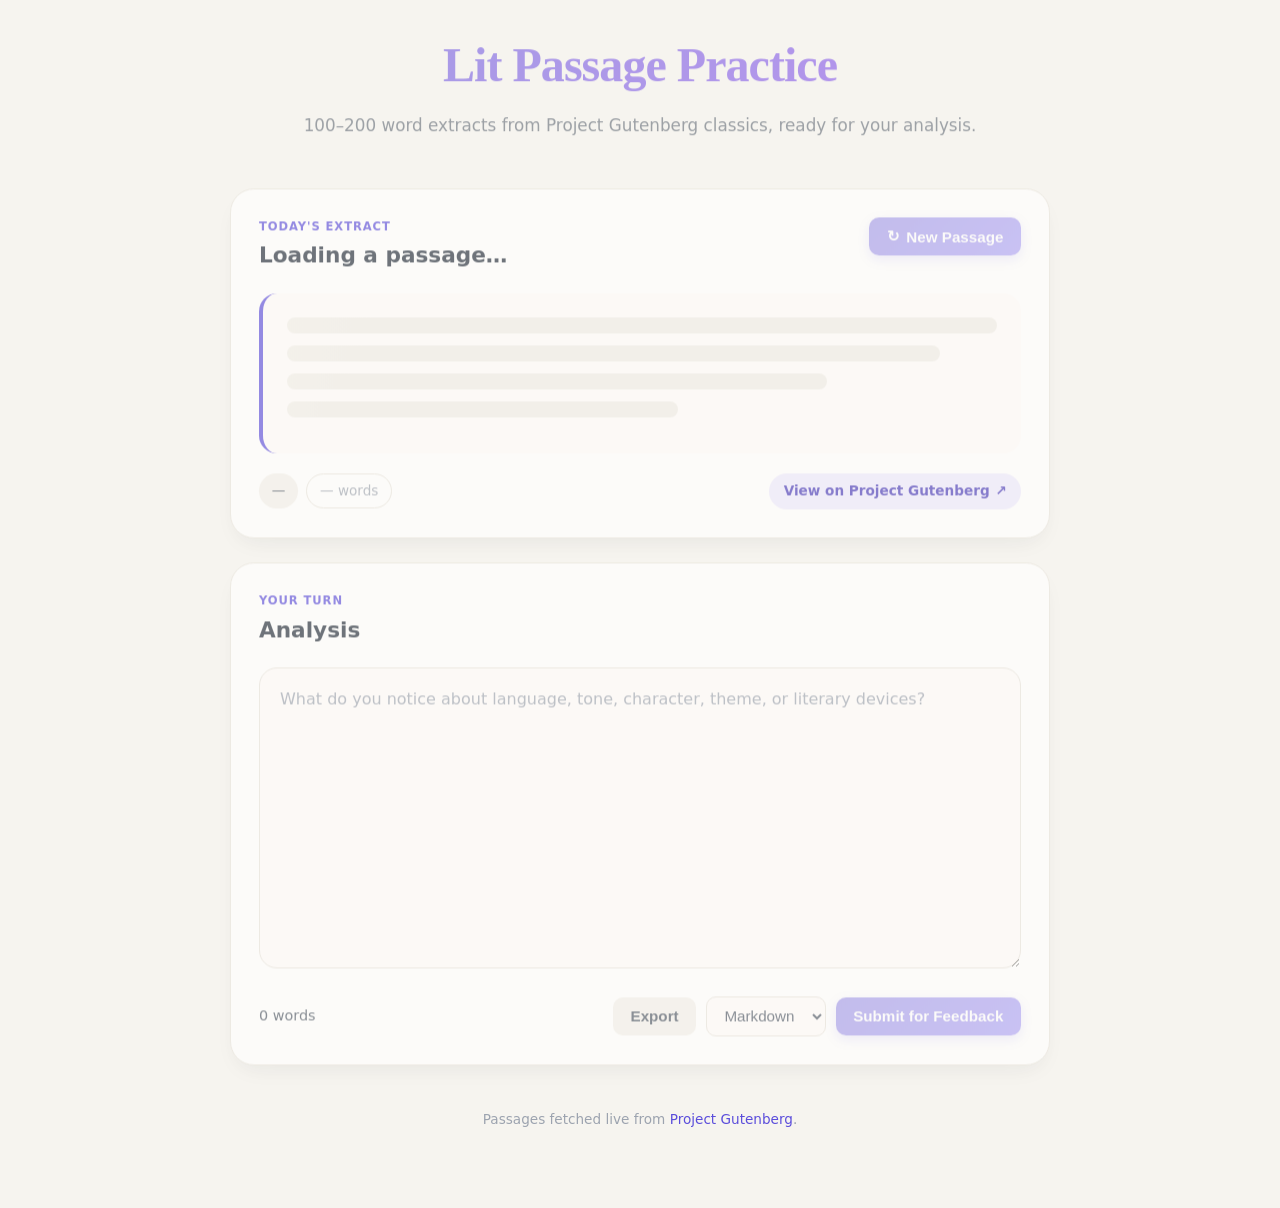
<file: index.html>
<!DOCTYPE html>
<html lang="en">
<head>
    <meta charset="UTF-8">
    <meta http-equiv="refresh" content="0; url=passages.html">
    <title>Lit Passage Practice</title>
</head>
<body>
    <p>Redirecting to <a href="passages.html">Lit Passage Practice</a>...</p>
</body>
</html>
</file>
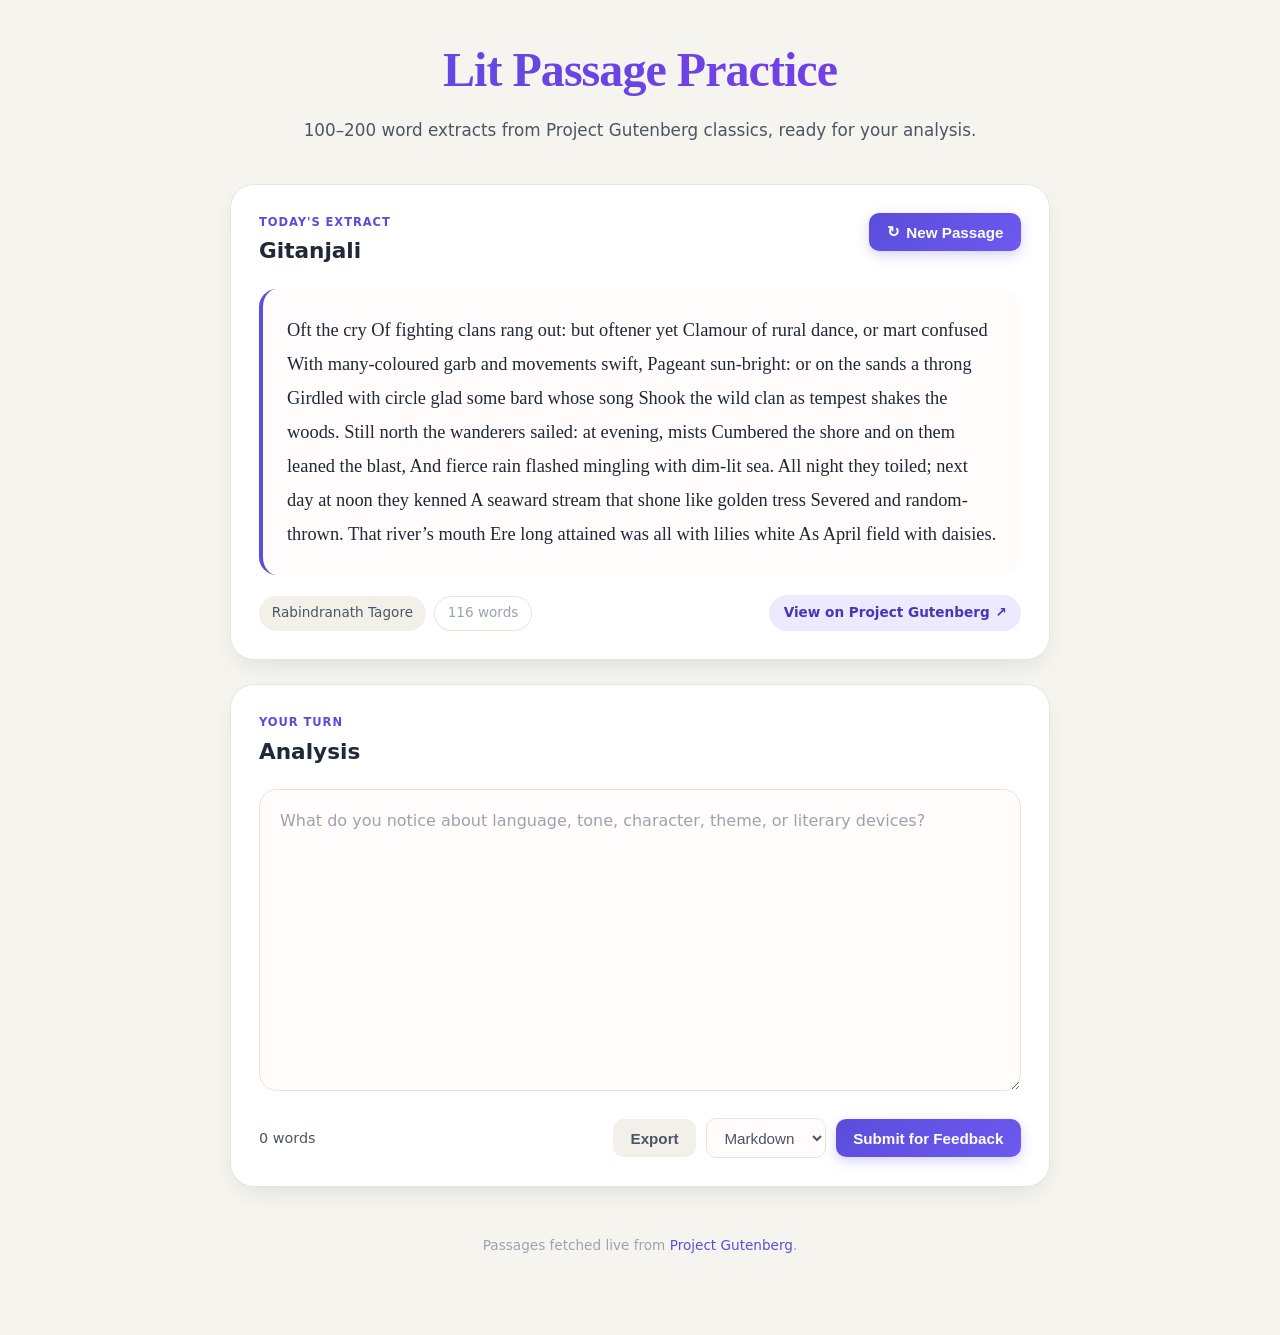
<file: passages.html>
<!DOCTYPE html>
<html lang="en">
<head>
    <meta charset="UTF-8">
    <meta name="viewport" content="width=device-width, initial-scale=1.0">
    <title>Lit Passage Practice</title>
    <link rel="stylesheet" href="static/style.css">
    <!-- Fallback passages. Keep in sync with static/passages.json. -->
    <script id="fallback-passages" type="application/json">
[
  {
    "title": "Pride and Prejudice",
    "author": "Jane Austen",
    "passage": "It is a truth universally acknowledged, that a single man in possession of a good fortune, must be in want of a wife. However little known the feelings or views of such a man may be on his first entering a neighbourhood, this truth is so well fixed in the minds of the surrounding families, that he is considered as the rightful property of some one or other of their daughters. \"My dear Mr. Bennet,\" said his lady to him one day, \"have you heard that Netherfield Park is let at last?\" Mr. Bennet replied that he had not. \"But it is,\" returned she; \"for Mrs. Long has just been here, and she told me all about it.\" Mr. Bennet made no answer. \"Do not you want to know who has taken it?\" cried his wife impatiently. \"You want to tell me, and I have no objection to hearing it.\" This was invitation enough."
  },
  {
    "title": "Moby-Dick",
    "author": "Herman Melville",
    "passage": "Call me Ishmael. Some years ago—never mind how long precisely—having little or no money in my purse, and nothing particular to interest me on shore, I thought I would sail about a little and see the watery part of the world. It is a way I have of driving off the spleen and regulating the circulation. Whenever I find myself growing grim about the mouth; whenever it is a damp, drizzly November in my soul; whenever I find myself involuntarily pausing before coffin warehouses, and bringing up the rear of every funeral I meet; and especially whenever my hypos get such an upper hand of me, that it requires a strong moral principle to prevent me from deliberately stepping into the street, and methodically knocking people's hats off—then, I account it high time to get to sea as soon as I can."
  }
]
    </script>
</head>
<body>
    <div class="page">
        <header class="site-header">
            <h1 class="brand">Lit Passage Practice</h1>
            <p class="tagline">100–200 word extracts from Project Gutenberg classics, ready for your analysis.</p>
        </header>

        <main class="stack">
            <section class="panel" id="passage-panel" aria-live="polite">
                <div class="panel-head">
                    <div class="panel-title-group">
                        <span class="eyebrow">Today's extract</span>
                        <h2 id="passage-title">Loading a passage…</h2>
                    </div>
                    <button id="new-passage-btn" class="btn btn-primary">
                        <span class="btn-icon" aria-hidden="true">↻</span>
                        New Passage
                    </button>
                </div>

                <blockquote class="passage" id="passage-box">
                    <div class="shimmer" id="passage-shimmer"><span></span><span></span><span></span><span></span></div>
                </blockquote>

                <div class="panel-foot">
                    <div class="chips">
                        <span class="chip" id="passage-author">—</span>
                        <span class="chip chip-muted" id="passage-word-count">— words</span>
                    </div>
                    <a id="source-link" class="link-chip" href="#" target="_blank" rel="noopener noreferrer">
                        View on Project Gutenberg
                        <span aria-hidden="true">↗</span>
                    </a>
                </div>
            </section>

            <section class="panel" id="analysis-panel">
                <div class="panel-head">
                    <div class="panel-title-group">
                        <span class="eyebrow">Your turn</span>
                        <h2>Analysis</h2>
                    </div>
                </div>

                <p id="submit-warning" class="feedback-warning hidden" role="alert">
                    Write a short analysis before submitting.
                </p>

                <label for="response-input" class="sr-only">Write your analysis</label>
                <textarea
                    id="response-input"
                    class="analysis-input"
                    placeholder="What do you notice about language, tone, character, theme, or literary devices?"
                    rows="10"
                ></textarea>

                <div class="panel-foot">
                    <span class="word-counter" id="response-word-count">0 words</span>
                    <div class="button-row">
                        <button id="export-btn" class="btn btn-secondary">Export</button>
                        <select id="export-format" class="select" aria-label="Export format">
                            <option value="markdown">Markdown</option>
                            <option value="json">JSON</option>
                        </select>
                        <button id="submit-btn" class="btn btn-primary">Submit for Feedback</button>
                    </div>
                </div>
            </section>

            <section class="panel feedback-panel hidden" id="feedback-card" aria-live="polite">
                <div class="feedback-header">
                    <div class="score-ring" id="score-ring" aria-hidden="true">
                        <span id="score-value">0/0</span>
                    </div>
                    <div class="feedback-title">
                        <span class="eyebrow">Rubric result</span>
                        <h2 id="rating">—</h2>
                    </div>
                </div>

                <ul class="checklist" id="checklist"></ul>

                <div class="suggestions" id="suggestions">
                    <h3>Suggestions</h3>
                    <ul></ul>
                </div>
            </section>
        </main>

        <footer class="site-footer">
            <p>Passages fetched live from <a href="https://www.gutenberg.org/" target="_blank" rel="noopener noreferrer">Project Gutenberg</a>.</p>
        </footer>
    </div>

    <script src="static/app.js"></script>
</body>
</html>
</file>
<file: static/style.css>
/* --------------------------------------------------------------------------
   Lit Passage Practice — polished, calm aesthetic
   -------------------------------------------------------------------------- */

:root {
    /* Warm, paper-like palette */
    --bg: #f6f4ef;
    --surface: #ffffff;
    --surface-elevated: #fffcfb;
    --ink: #1f2937;
    --ink-light: #4b5563;
    --muted: #9ca3af;
    --border: #e8e4dc;
    --primary: #5b4ddb;
    --primary-dark: #4537b8;
    --primary-soft: #ede9fe;
    --secondary: #f3f0ea;
    --secondary-hover: #e9e4dc;
    --success: #10b981;
    --success-soft: #d1fae5;
    --warning: #f59e0b;
    --warning-soft: #fef3c7;
    --danger: #ef4444;
    --danger-soft: #fee2e2;

    --radius-sm: 10px;
    --radius: 18px;
    --radius-lg: 24px;
    --shadow-sm: 0 1px 2px rgba(31, 41, 55, 0.04);
    --shadow: 0 10px 25px -8px rgba(31, 41, 55, 0.12);
    --shadow-lg: 0 20px 40px -12px rgba(31, 41, 55, 0.18);

    --font-body: system-ui, -apple-system, BlinkMacSystemFont, "Segoe UI", Roboto, "Helvetica Neue", Arial, sans-serif;
    --font-serif: Georgia, "Times New Roman", "Apple Garamond", "Sitka Text", serif;
}

* {
    box-sizing: border-box;
}

html {
    scroll-behavior: smooth;
}

body {
    margin: 0;
    font-family: var(--font-body);
    background: var(--bg);
    color: var(--ink);
    line-height: 1.6;
    -webkit-font-smoothing: antialiased;
    -moz-osx-font-smoothing: grayscale;
}

.page {
    max-width: 860px;
    margin: 0 auto;
    padding: 2rem 1.25rem 4rem;
}

/* Header */
.site-header {
    text-align: center;
    margin-bottom: 2.5rem;
    animation: fade-in-down 0.6s ease both;
}

.brand {
    font-family: var(--font-serif);
    font-size: clamp(2rem, 6vw, 3rem);
    font-weight: 700;
    margin: 0;
    letter-spacing: -0.02em;
    background: linear-gradient(135deg, var(--primary) 0%, #7c3aed 100%);
    -webkit-background-clip: text;
    background-clip: text;
    color: transparent;
}

.tagline {
    margin: 0.5rem 0 0;
    color: var(--ink-light);
    font-size: 1.05rem;
}

/* Main stack */
.stack {
    display: grid;
    gap: 1.5rem;
}

/* Panels */
.panel {
    background: var(--surface);
    border: 1px solid var(--border);
    border-radius: var(--radius-lg);
    box-shadow: var(--shadow);
    padding: 1.75rem;
    transition: transform 0.2s ease, box-shadow 0.2s ease;
    animation: fade-in-up 0.5s ease both;
}

.panel:hover {
    box-shadow: var(--shadow-lg);
}

.panel-head {
    display: flex;
    justify-content: space-between;
    align-items: flex-start;
    gap: 1rem;
    margin-bottom: 1.25rem;
    flex-wrap: wrap;
}

.panel-title-group {
    display: flex;
    flex-direction: column;
    gap: 0.2rem;
}

.eyebrow {
    text-transform: uppercase;
    font-size: 0.72rem;
    font-weight: 700;
    letter-spacing: 0.08em;
    color: var(--primary);
}

.panel h2 {
    margin: 0;
    font-size: 1.35rem;
    font-weight: 650;
}

.panel-foot {
    display: flex;
    justify-content: space-between;
    align-items: center;
    gap: 1rem;
    margin-top: 1.25rem;
    flex-wrap: wrap;
}

/* Passage */
.passage {
    margin: 0;
    padding: 1.5rem;
    background: var(--surface-elevated);
    border-left: 4px solid var(--primary);
    border-radius: var(--radius);
    font-family: var(--font-serif);
    font-size: 1.15rem;
    line-height: 1.85;
    color: var(--ink);
    white-space: pre-wrap;
    min-height: 160px;
    transition: opacity 0.3s ease;
}

.passage.is-loading {
    opacity: 0.7;
}

/* Shimmer loading state */
.shimmer {
    display: flex;
    flex-direction: column;
    gap: 0.75rem;
}

.shimmer span {
    height: 1rem;
    background: linear-gradient(90deg, #f0ede6 25%, #f7f5f0 50%, #f0ede6 75%);
    background-size: 200% 100%;
    border-radius: 999px;
    animation: shimmer 1.4s infinite linear;
}

.shimmer span:nth-child(1) { width: 100%; }
.shimmer span:nth-child(2) { width: 92%; }
.shimmer span:nth-child(3) { width: 76%; }
.shimmer span:nth-child(4) { width: 55%; }

@keyframes shimmer {
    0% { background-position: 200% 0; }
    100% { background-position: -200% 0; }
}

/* Chips */
.chips {
    display: flex;
    flex-wrap: wrap;
    gap: 0.5rem;
}

.chip {
    display: inline-flex;
    align-items: center;
    padding: 0.35rem 0.8rem;
    border-radius: 999px;
    background: var(--secondary);
    color: var(--ink-light);
    font-size: 0.85rem;
    font-weight: 500;
}

.chip-muted {
    background: transparent;
    border: 1px solid var(--border);
    color: var(--muted);
}

.link-chip {
    display: inline-flex;
    align-items: center;
    gap: 0.35rem;
    padding: 0.45rem 0.9rem;
    border-radius: 999px;
    background: var(--primary-soft);
    color: var(--primary-dark);
    font-size: 0.85rem;
    font-weight: 600;
    text-decoration: none;
    transition: background 0.2s ease, transform 0.15s ease;
}

.link-chip:hover {
    background: #dcd4f7;
    transform: translateY(-1px);
}

/* Analysis input */
.analysis-input {
    width: 100%;
    padding: 1.1rem 1.25rem;
    border: 1.5px solid var(--border);
    border-radius: var(--radius);
    background: var(--surface-elevated);
    color: var(--ink);
    font-family: var(--font-body);
    font-size: 1rem;
    line-height: 1.65;
    resize: vertical;
    min-height: 180px;
    transition: border-color 0.2s ease, box-shadow 0.2s ease, background 0.2s ease;
}

.analysis-input::placeholder {
    color: var(--muted);
}

.analysis-input:hover {
    border-color: #d6d0c4;
}

.analysis-input:focus {
    outline: none;
    border-color: var(--primary);
    background: #fff;
    box-shadow: 0 0 0 4px var(--primary-soft);
}

.word-counter {
    font-size: 0.9rem;
    color: var(--ink-light);
    font-weight: 500;
}

/* Buttons */
.button-row {
    display: flex;
    align-items: center;
    gap: 0.6rem;
    flex-wrap: wrap;
}

.btn {
    display: inline-flex;
    align-items: center;
    justify-content: center;
    gap: 0.4rem;
    border: none;
    border-radius: var(--radius-sm);
    padding: 0.65rem 1.1rem;
    font-size: 0.95rem;
    font-weight: 600;
    cursor: pointer;
    transition: transform 0.15s ease, box-shadow 0.2s ease, background 0.2s ease;
}

.btn:hover:not(:disabled) {
    transform: translateY(-1px);
}

.btn:active:not(:disabled) {
    transform: translateY(0);
}

.btn:disabled {
    opacity: 0.55;
    cursor: not-allowed;
}

.btn-primary {
    background: linear-gradient(135deg, var(--primary) 0%, #6d5af0 100%);
    color: #fff;
    box-shadow: 0 4px 12px rgba(91, 77, 219, 0.25);
}

.btn-primary:hover:not(:disabled) {
    background: linear-gradient(135deg, var(--primary-dark) 0%, var(--primary) 100%);
    box-shadow: 0 6px 16px rgba(91, 77, 219, 0.32);
}

.btn-secondary {
    background: var(--secondary);
    color: var(--ink-light);
}

.btn-secondary:hover:not(:disabled) {
    background: var(--secondary-hover);
}

.btn-icon {
    display: inline-block;
    transition: transform 0.3s ease;
}

.btn-primary:hover .btn-icon {
    transform: rotate(180deg);
}

.select {
    padding: 0.6rem 0.85rem;
    border: 1.5px solid var(--border);
    border-radius: var(--radius-sm);
    background: var(--surface-elevated);
    color: var(--ink-light);
    font-size: 0.95rem;
    font-weight: 500;
    cursor: pointer;
    transition: border-color 0.2s ease;
}

.select:focus {
    outline: none;
    border-color: var(--primary);
}

/* Feedback panel */
.feedback-panel {
    border-top: 6px solid var(--primary);
}

.feedback-panel.hidden {
    display: none;
}

.feedback-warning {
    color: var(--danger, #c0392b);
    font-size: 0.9rem;
    margin-bottom: 0.5rem;
}

.feedback-warning.hidden {
    display: none;
}

.feedback-header {
    display: flex;
    align-items: center;
    gap: 1rem;
    margin-bottom: 1.25rem;
}

.score-ring {
    position: relative;
    width: 72px;
    height: 72px;
    border-radius: 50%;
    display: grid;
    place-items: center;
    background: conic-gradient(var(--primary) var(--score-angle, 0deg), var(--secondary) 0deg);
    box-shadow: inset 0 0 0 4px var(--surface);
    flex-shrink: 0;
    transition: background 0.5s ease;
}

.score-ring::before {
    content: "";
    position: absolute;
    inset: 6px;
    border-radius: 50%;
    background: var(--surface);
}

.score-ring span {
    position: relative;
    z-index: 1;
    font-size: 0.95rem;
    font-weight: 700;
    color: var(--ink);
}

.feedback-title {
    display: flex;
    flex-direction: column;
    gap: 0.15rem;
}

.feedback-title h2 {
    margin: 0;
    font-size: 1.5rem;
}

.checklist {
    list-style: none;
    padding: 0;
    margin: 0 0 1.25rem;
    display: grid;
    gap: 0.6rem;
}

.checklist li {
    display: flex;
    align-items: center;
    gap: 0.75rem;
    padding: 0.85rem 1rem;
    border-radius: var(--radius-sm);
    background: var(--surface-elevated);
    border: 1px solid var(--border);
    transition: background 0.2s ease, transform 0.2s ease;
    animation: fade-in-up 0.35s ease both;
}

.checklist li.pass {
    background: var(--success-soft);
    border-color: #a7f3d0;
}

.checklist li.fail {
    background: var(--danger-soft);
    border-color: #fecaca;
}

.check-icon {
    width: 24px;
    height: 24px;
    border-radius: 50%;
    display: grid;
    place-items: center;
    font-size: 0.8rem;
    font-weight: 700;
    flex-shrink: 0;
}

.checklist li.pass .check-icon {
    background: var(--success);
    color: #fff;
}

.checklist li.fail .check-icon {
    background: var(--danger);
    color: #fff;
}

.check-label {
    font-size: 0.97rem;
    color: var(--ink-light);
}

.checklist li.pass .check-label {
    color: #065f46;
}

.checklist li.fail .check-label {
    color: #991b1b;
}

.suggestions {
    padding: 1.1rem 1.25rem;
    background: #fffbeb;
    border: 1px solid #fde68a;
    border-radius: var(--radius);
}

.suggestions h3 {
    margin: 0 0 0.6rem;
    font-size: 0.95rem;
    font-weight: 700;
    color: #92400e;
}

.suggestions ul {
    margin: 0;
    padding-left: 1.2rem;
}

.suggestions li {
    margin-bottom: 0.4rem;
    color: #78350f;
    font-size: 0.95rem;
}

.suggestions li:last-child {
    margin-bottom: 0;
}

/* Footer */
.site-footer {
    text-align: center;
    margin-top: 3rem;
    color: var(--muted);
    font-size: 0.85rem;
}

.site-footer a {
    color: var(--primary);
    text-decoration: none;
    font-weight: 500;
}

.site-footer a:hover {
    text-decoration: underline;
}

/* Utility */
.sr-only {
    position: absolute;
    width: 1px;
    height: 1px;
    padding: 0;
    margin: -1px;
    overflow: hidden;
    clip: rect(0, 0, 0, 0);
    white-space: nowrap;
    border: 0;
}

/* Animations */
@keyframes fade-in-up {
    from {
        opacity: 0;
        transform: translateY(12px);
    }
    to {
        opacity: 1;
        transform: translateY(0);
    }
}

@keyframes fade-in-down {
    from {
        opacity: 0;
        transform: translateY(-10px);
    }
    to {
        opacity: 1;
        transform: translateY(0);
    }
}

/* Responsive */
@media (max-width: 640px) {
    .page {
        padding: 1.25rem 1rem 3rem;
    }

    .panel {
        padding: 1.25rem;
        border-radius: var(--radius);
    }

    .panel-head {
        flex-direction: column;
        align-items: stretch;
    }

    .panel-foot {
        flex-direction: column;
        align-items: stretch;
    }

    .button-row {
        width: 100%;
    }

    .button-row .btn,
    .button-row .select {
        flex: 1;
    }

    .passage {
        font-size: 1.05rem;
        padding: 1.1rem;
    }

    .feedback-header {
        flex-direction: column;
        align-items: flex-start;
    }
}
</file>
